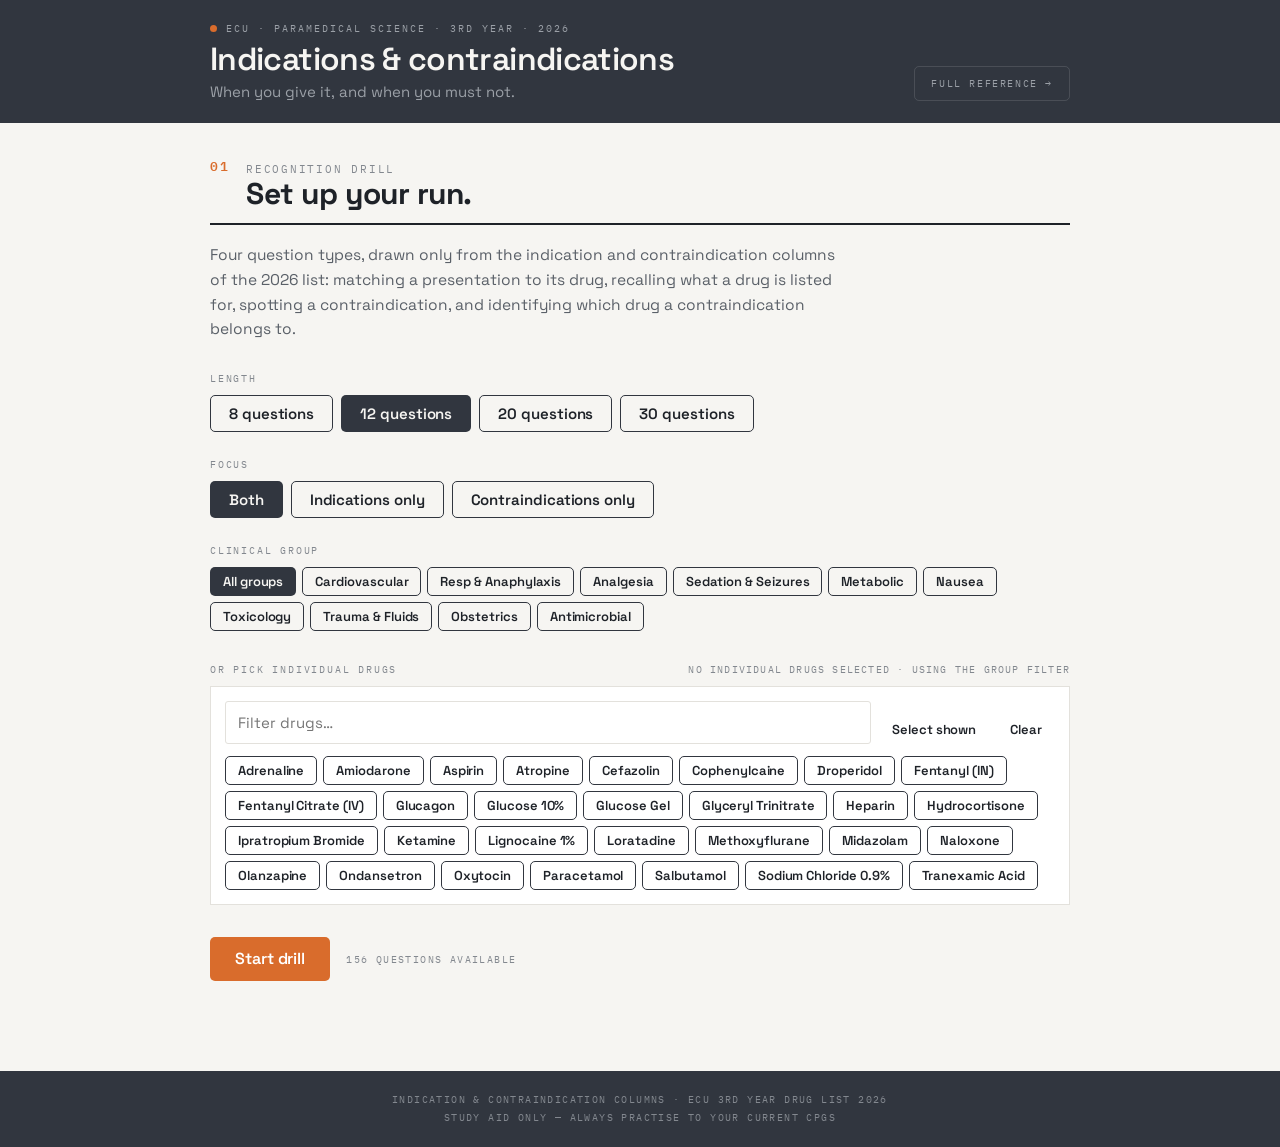
<file: index.html>
<!DOCTYPE html>
<html lang="en">
<head>
<meta charset="utf-8">
<meta name="viewport" content="width=device-width, initial-scale=1">
<title>Indications &amp; contraindications — ECU Paramedical Science</title>
<link rel="stylesheet" href="styles.css">
</head>
<body>
<div class="page">

  <div class="topbar">
    <div class="topbar-inner">
      <div>
        <div class="eyebrow">
          <span class="eyebrow-dot"></span>
          <span>ECU · Paramedical Science · 3rd Year · 2026</span>
        </div>
        <div class="page-title">Indications &amp; contraindications</div>
        <div class="page-subtitle">When you give it, and when you must not.</div>
      </div>
      <a class="reference-link" href="reference.html">Full reference →</a>
    </div>
  </div>

  <div class="content" id="app"></div>

  <div class="footer">
    Indication &amp; contraindication columns · ECU 3rd Year Drug List 2026<br>
    Study aid only — always practise to your current CPGs
  </div>

</div>
<script type="module" src="quiz.js"></script>
</body>
</html>
</file>
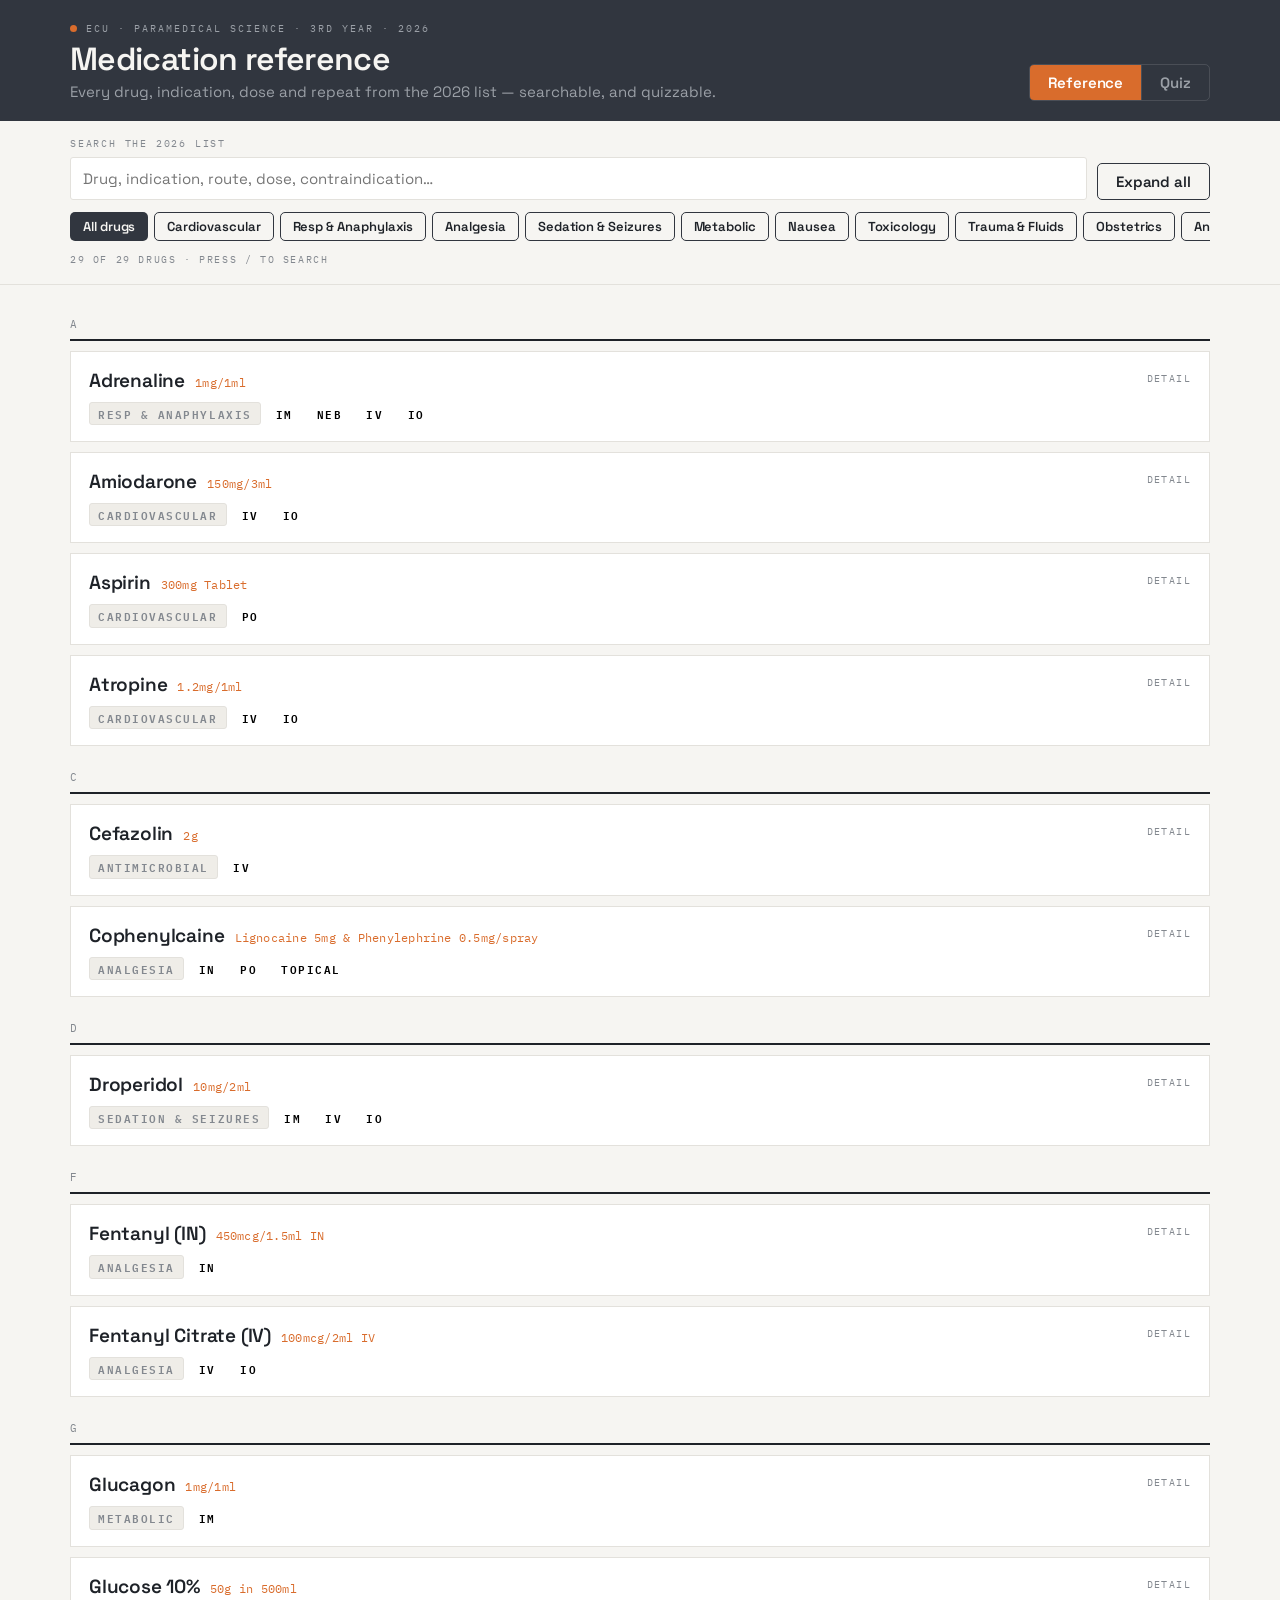
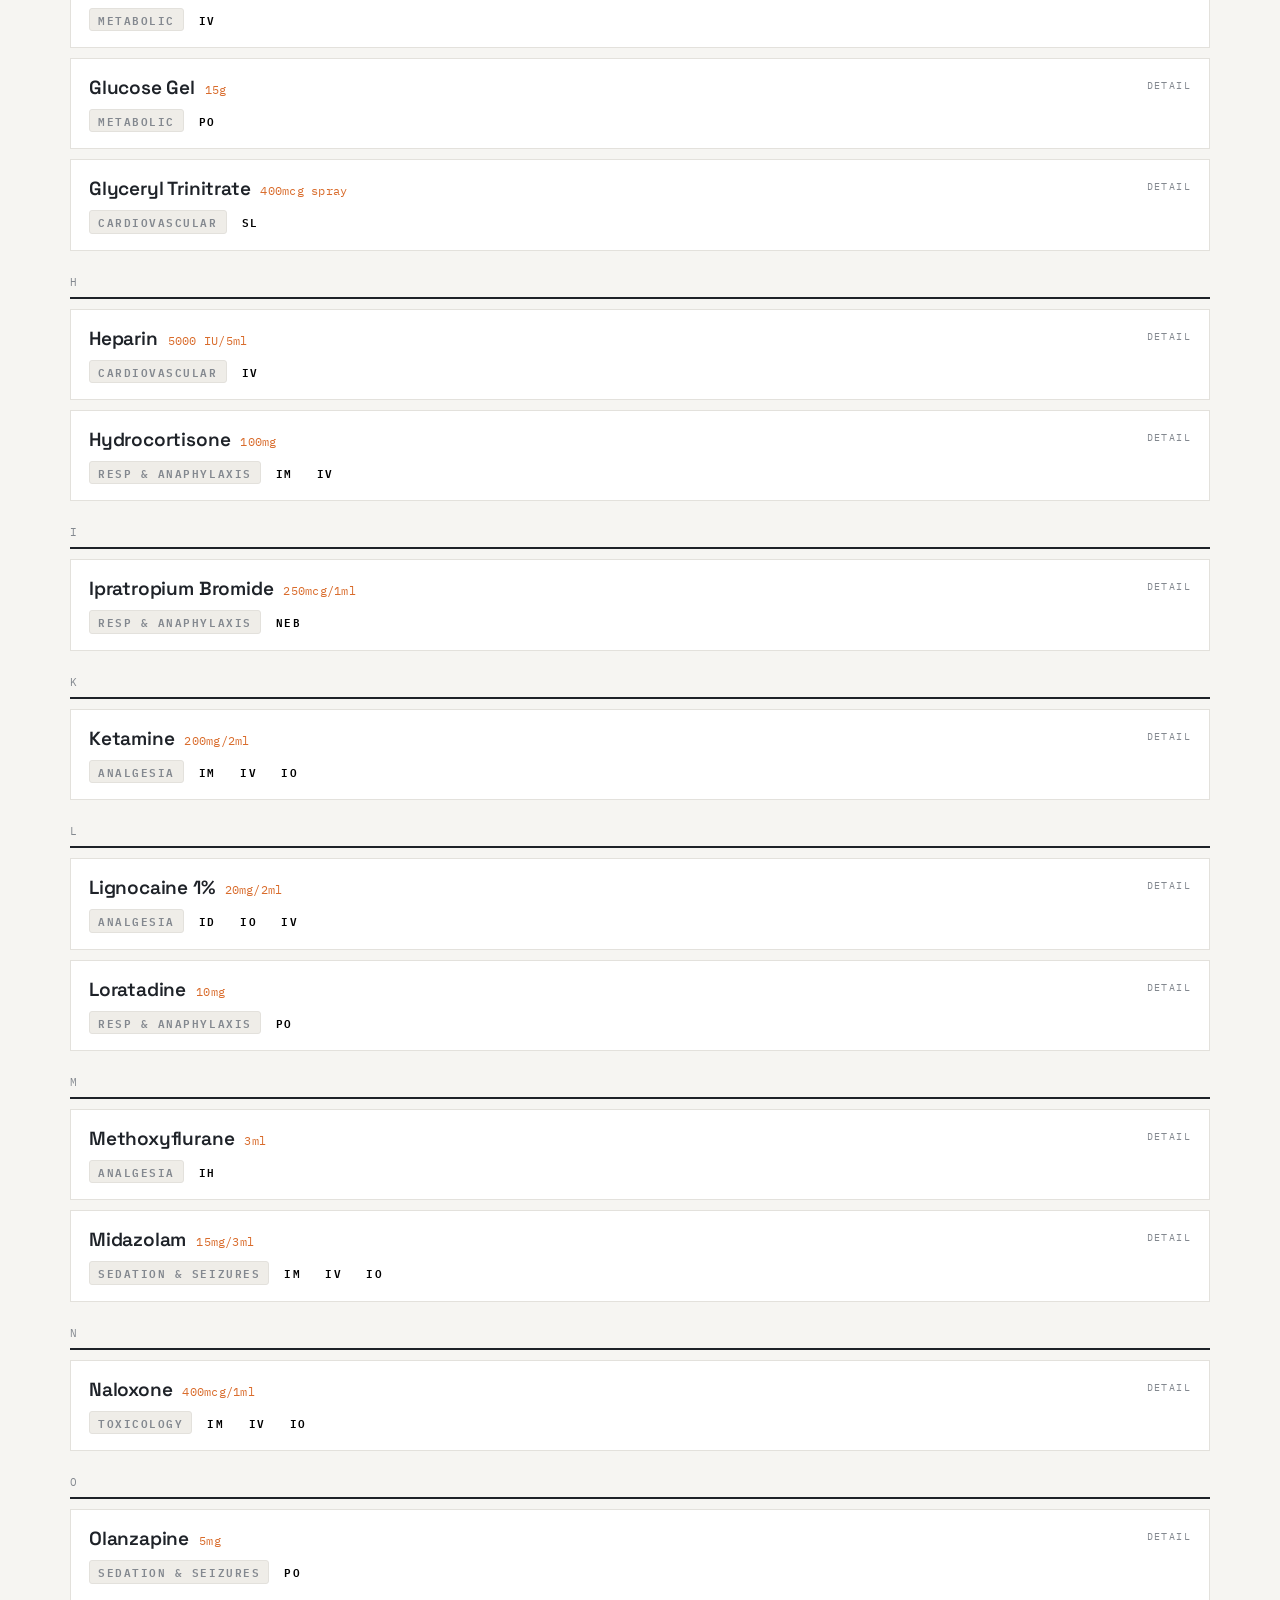
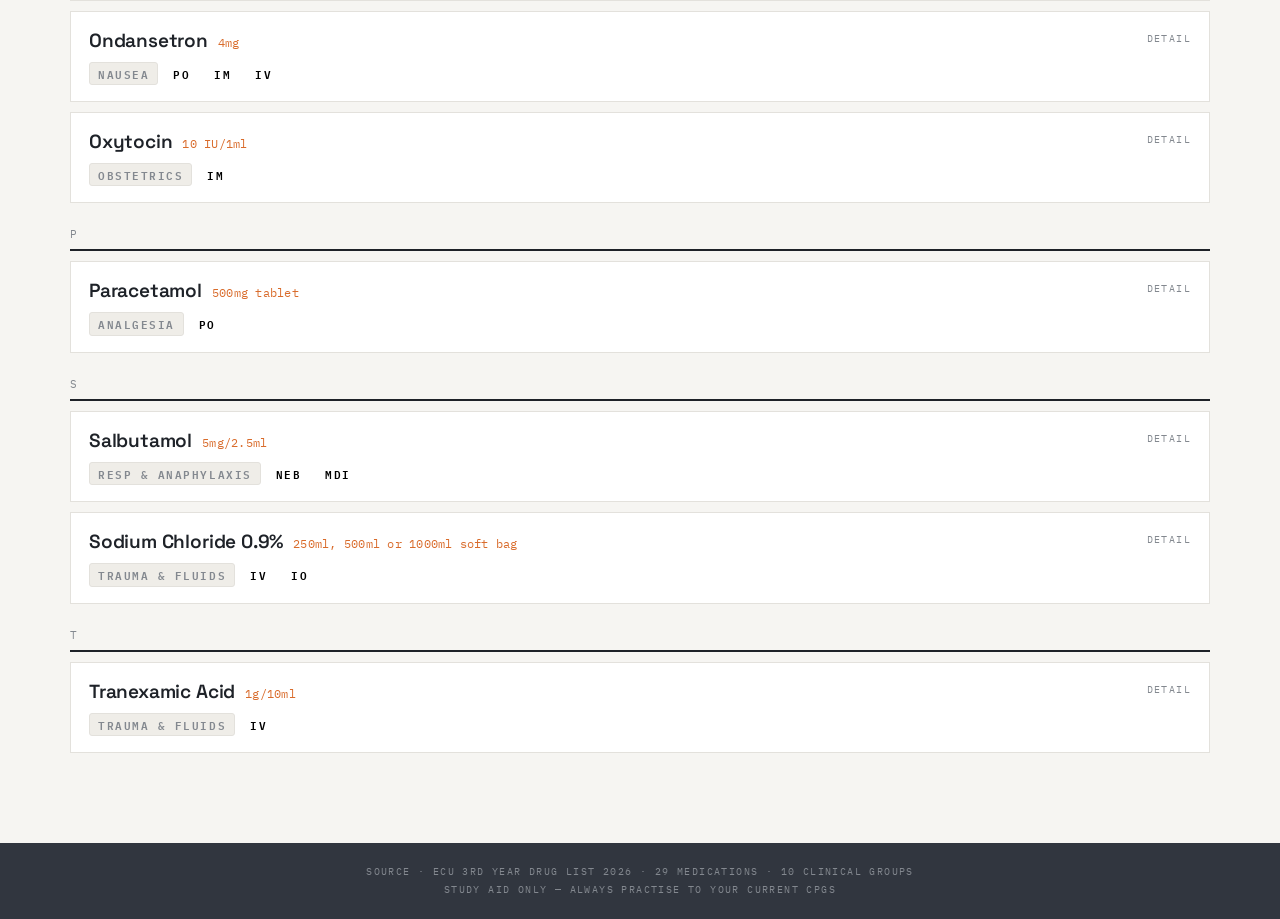
<file: reference.html>
<!DOCTYPE html>
<html lang="en">
<head>
<meta charset="utf-8">
<meta name="viewport" content="width=device-width, initial-scale=1">
<title>Medication reference — ECU Paramedical Science</title>
<link rel="stylesheet" href="styles.css">
</head>
<body>
<div class="page">

  <div class="topbar">
    <div class="mref-topbar-inner">
      <div>
        <div class="eyebrow">
          <span class="eyebrow-dot"></span>
          <span>ECU · Paramedical Science · 3rd Year · 2026</span>
        </div>
        <div class="page-title">Medication reference</div>
        <div class="page-subtitle">Every drug, indication, dose and repeat from the 2026 list — searchable, and quizzable.</div>
      </div>
      <div class="mref-view-toggle" id="view-toggle">
        <button type="button" data-view="ref">Reference</button>
        <button type="button" data-view="quiz">Quiz</button>
      </div>
    </div>
  </div>

  <div id="app"></div>

  <div class="footer">
    Source · ECU 3rd Year Drug List 2026 · 29 medications · 10 clinical groups<br>
    Study aid only — always practise to your current CPGs
  </div>

</div>
<script type="module" src="reference.js"></script>
</body>
</html>
</file>
<file: styles.css>
/* Continuum Risk — design tokens (ported from the Claude Design export at
   project/_ds/continuum-risk-design-system-.../tokens/*.css). Keep in sync by
   hand; there is no build step pulling these in automatically. */
@import url("https://fonts.googleapis.com/css2?family=Space+Grotesk:wght@400;500;600;700&family=IBM+Plex+Mono:wght@400;500;600&display=swap");

:root {
  --cr-slate: #31363F;
  --cr-ink: #1E2228;
  --cr-signal: #D96C2C;
  --cr-paper: #F6F5F2;
  --cr-graphite: #83888F;
  --cr-white: #FFFFFF;

  --cr-signal-hover: #C55F22;
  --cr-signal-soft: #F1E0D3;

  --cr-slate-900: #1E2228;
  --cr-slate-800: #262B33;
  --cr-slate-700: #31363F;
  --cr-slate-600: #3E444E;
  --cr-slate-500: #4B525D;
  --cr-graphite-400: #83888F;
  --cr-graphite-300: #A6AAB0;
  --cr-graphite-200: #C9CCD0;
  --cr-line: #E3E1DC;
  --cr-line-strong: #1E2228;

  --surface-page: var(--cr-paper);
  --surface-card: var(--cr-white);
  --surface-inset: #EFEDE8;
  --surface-dark: var(--cr-slate);
  --surface-dark-elevated: var(--cr-ink);

  --text-strong: var(--cr-ink);
  --text-body: #2A2E35;
  --text-muted: var(--cr-graphite);
  --text-on-dark: var(--cr-paper);
  --text-on-dark-muted: #9BA0A7;
  --text-accent: var(--cr-signal);

  --border-subtle: var(--cr-line);
  --border-strong: var(--cr-line-strong);
  --border-on-dark: rgba(255,255,255,0.12);

  --accent: var(--cr-signal);
  --accent-hover: var(--cr-signal-hover);
  --focus-ring: var(--cr-signal);

  --link: var(--cr-signal);
  --link-hover: var(--cr-signal-hover);

  --font-display: "Space Grotesk", "Segoe UI", system-ui, sans-serif;
  --font-body: "Space Grotesk", "Segoe UI", system-ui, sans-serif;
  --font-mono: "IBM Plex Mono", ui-monospace, "SFMono-Regular", Menlo, monospace;

  --fw-regular: 400;
  --fw-medium: 500;
  --fw-semibold: 600;
  --fw-bold: 700;

  --radius-0: 0px;
  --radius-sm: 3px;
  --radius-md: 5px;
  --radius-lg: 8px;
  --radius-pill: 999px;

  --bw-hair: 1px;
  --bw-rule: 2px;
  --border-hair: 1px solid var(--cr-line);
  --border-rule: 2px solid var(--cr-line-strong);

  --shadow-xs: 0 1px 2px rgba(30,34,40,0.06);
  --shadow-sm: 0 2px 6px rgba(30,34,40,0.08);
  --shadow-md: 0 6px 18px rgba(30,34,40,0.10);
  --shadow-lg: 0 18px 44px rgba(30,34,40,0.16);

  --ease-standard: cubic-bezier(0.2, 0, 0.1, 1);
  --ease-out: cubic-bezier(0.16, 1, 0.3, 1);
  --dur-fast: 120ms;
  --dur-base: 180ms;
  --dur-slow: 260ms;
}

* { box-sizing: border-box; }

html, body { height: 100%; margin: 0; }

body {
  background: var(--cr-paper);
  color: var(--cr-ink);
  font-family: var(--font-display);
  -webkit-font-smoothing: antialiased;
  text-wrap: pretty;
}

a { color: var(--cr-signal); text-decoration: none; }
a:hover { color: var(--cr-signal-hover); text-decoration: underline; }

button { font-family: inherit; }

::selection { background: var(--cr-signal); color: var(--cr-paper); }

@keyframes fadeUp { from { opacity: 0; transform: translateY(6px); } to { opacity: 1; transform: none; } }

/* ---- page shell ------------------------------------------------------- */

.page {
  min-height: 100vh;
  background: var(--cr-paper);
  display: flex;
  flex-direction: column;
}

.topbar {
  background: var(--cr-slate);
  color: var(--cr-paper);
}

.topbar-inner {
  max-width: 900px;
  margin: 0 auto;
  padding: 22px 20px;
  display: flex;
  flex-wrap: wrap;
  gap: 20px;
  align-items: flex-end;
  justify-content: space-between;
}

.eyebrow {
  font-family: var(--font-mono);
  font-size: 10px;
  letter-spacing: .2em;
  text-transform: uppercase;
  color: var(--text-on-dark-muted);
  display: flex;
  align-items: center;
  gap: 9px;
}

.eyebrow-dot {
  width: 7px;
  height: 7px;
  border-radius: 50%;
  background: var(--cr-signal);
  display: inline-block;
}

.page-title {
  font-size: 32px;
  font-weight: 600;
  letter-spacing: -.02em;
  margin-top: 8px;
  line-height: 1.05;
}

.page-subtitle {
  font-size: 15px;
  color: var(--text-on-dark-muted);
  margin-top: 5px;
}

.reference-link {
  font-family: var(--font-mono);
  font-size: 10px;
  letter-spacing: .16em;
  text-transform: uppercase;
  color: var(--text-on-dark-muted);
  border: 1px solid var(--border-on-dark);
  border-radius: 5px;
  padding: 10px 16px;
  white-space: nowrap;
  transition: color var(--dur-fast) var(--ease-standard), background var(--dur-fast) var(--ease-standard);
}
.reference-link:hover {
  color: var(--cr-paper);
  background: rgba(255,255,255,.06);
  text-decoration: none;
}

.content {
  flex: 1;
  max-width: 900px;
  width: 100%;
  margin: 0 auto;
  padding: 34px 20px 90px;
}

.footer {
  background: var(--cr-slate);
  color: var(--text-muted);
  padding: 20px;
  font-family: var(--font-mono);
  font-size: 10px;
  letter-spacing: .14em;
  text-transform: uppercase;
  text-align: center;
  line-height: 1.8;
}

/* ---- section header (ds: SectionHeader) -------------------------------- */

.section-header { width: 100%; }
.section-header-row { display: flex; align-items: baseline; gap: 16px; }
.section-header-number {
  font-family: var(--font-mono);
  font-weight: 600;
  font-size: 13px;
  letter-spacing: .16em;
  color: var(--cr-signal);
  transform: translateY(-2px);
}
.section-header-body { display: flex; flex-direction: column; gap: 2px; flex: 1; }
.section-header-kicker {
  font-family: var(--font-mono);
  font-size: 11px;
  letter-spacing: .16em;
  text-transform: uppercase;
  color: var(--text-muted);
}
.section-header-title {
  margin: 0;
  font-family: var(--font-display);
  font-weight: 700;
  font-size: 30px;
  letter-spacing: -.015em;
  line-height: 1.05;
  color: var(--text-strong);
}
.section-header-rule { height: 2px; background: var(--cr-line-strong); margin-top: 14px; }

.lead {
  font-size: 15.5px;
  color: #5A6068;
  line-height: 1.6;
  margin: 18px 0 30px;
  max-width: 64ch;
}

/* ---- labels ------------------------------------------------------------ */

.field-label {
  font-family: var(--font-mono);
  font-size: 10px;
  letter-spacing: .18em;
  text-transform: uppercase;
  color: #83888F;
  margin-bottom: 10px;
}

.chip-row { display: flex; gap: 8px; flex-wrap: wrap; margin-bottom: 26px; }
.chip-row.tight { gap: 6px; margin-bottom: 32px; }

/* ---- button (ds: Button) ------------------------------------------------ */

.btn {
  display: inline-flex;
  align-items: center;
  justify-content: center;
  font-family: var(--font-display);
  font-weight: 600;
  line-height: 1;
  letter-spacing: -.005em;
  border-radius: var(--radius-md);
  cursor: pointer;
  transition: background var(--dur-fast) var(--ease-standard), transform var(--dur-fast) var(--ease-standard);
  border: 1px solid transparent;
}
.btn:active { transform: translateY(1px); }
.btn:disabled { opacity: .45; cursor: not-allowed; transform: none; }

.btn-sm { padding: 7px 12px; font-size: 13px; gap: 6px; }
.btn-md { padding: 10px 18px; font-size: 15px; gap: 8px; }
.btn-lg { padding: 13px 24px; font-size: 16px; gap: 9px; }

.btn-primary { background: var(--cr-slate); color: var(--cr-paper); border-color: transparent; }
.btn-primary:hover:not(:disabled) { background: var(--cr-ink); }

.btn-accent { background: var(--cr-signal); color: #fff; border-color: transparent; }
.btn-accent:hover:not(:disabled) { background: var(--cr-signal-hover); }

.btn-danger { background: var(--cr-signal); color: #fff; border-color: transparent; }
.btn-danger:hover:not(:disabled) { background: var(--cr-signal-hover); }

.btn-secondary { background: transparent; color: var(--text-strong); border-color: var(--cr-slate); }
.btn-secondary:hover:not(:disabled) { background: rgba(49,54,63,0.06); }

.btn-ghost { background: transparent; color: var(--text-strong); border-color: transparent; }
.btn-ghost:hover:not(:disabled) { background: rgba(49,54,63,0.06); }

/* ---- badge (ds: Badge) -------------------------------------------------- */

.badge {
  display: inline-flex;
  align-items: center;
  gap: 6px;
  font-family: var(--font-mono);
  font-weight: 600;
  font-size: 11px;
  letter-spacing: .14em;
  text-transform: uppercase;
  border-radius: var(--radius-sm);
  padding: 3px 8px;
  line-height: 1.4;
  white-space: nowrap;
  border: 1px solid transparent;
}
.badge-neutral { background: var(--surface-inset); color: var(--text-muted); border-color: var(--cr-line); }
.badge-slate { background: var(--cr-slate); color: var(--cr-paper); }
.badge-signal { background: var(--cr-signal); color: #fff; }

/* ---- input (ds: Input) -------------------------------------------------- */

.field-wrap { display: flex; flex-direction: column; gap: 7px; }
.input-shell {
  display: flex;
  align-items: center;
  gap: 8px;
  background: var(--cr-white);
  border: 1px solid var(--cr-line);
  border-radius: var(--radius-sm);
  padding: 0 12px;
  transition: border-color var(--dur-fast) var(--ease-standard), box-shadow var(--dur-fast) var(--ease-standard);
}
.input-shell:focus-within {
  border-color: var(--cr-slate);
  box-shadow: 0 0 0 3px rgba(217,108,44,0.18);
}
.input-shell input {
  flex: 1;
  border: none;
  outline: none;
  background: transparent;
  font-family: var(--font-body);
  font-size: 15px;
  color: var(--text-strong);
  padding: 11px 0;
}

/* ---- metric (ds: Metric) ------------------------------------------------ */

.metric { display: flex; flex-direction: column; gap: 6px; }
.metric-label {
  font-family: var(--font-mono);
  font-size: 11px;
  letter-spacing: .16em;
  text-transform: uppercase;
  color: var(--text-muted);
}
.metric-value {
  font-family: var(--font-mono);
  font-weight: 500;
  font-size: 34px;
  letter-spacing: -.01em;
  line-height: 1;
  color: var(--cr-ink);
}

/* ---- setup screen -------------------------------------------------------- */

.picker-panel {
  border: 1px solid var(--cr-line);
  background: var(--cr-white);
  padding: 14px;
  margin-bottom: 32px;
}
.picker-controls { display: flex; gap: 8px; align-items: flex-end; margin-bottom: 12px; }
.picker-controls .field-wrap { flex: 1; min-width: 0; }
.picker-list { display: flex; gap: 6px; flex-wrap: wrap; max-height: 210px; overflow-y: auto; }

.picker-heading-row {
  display: flex;
  align-items: baseline;
  justify-content: space-between;
  gap: 12px;
  flex-wrap: wrap;
  margin-bottom: 10px;
}
.pick-line {
  font-family: var(--font-mono);
  font-size: 10px;
  letter-spacing: .12em;
  text-transform: uppercase;
}

.start-row { display: flex; gap: 16px; align-items: center; flex-wrap: wrap; }
.pool-line {
  font-family: var(--font-mono);
  font-size: 10px;
  letter-spacing: .14em;
  text-transform: uppercase;
  color: #83888F;
}
.too-narrow { margin-top: 16px; font-size: 14px; color: var(--cr-signal-hover); line-height: 1.5; }

/* ---- run screen ----------------------------------------------------------- */

.run-topline {
  display: flex;
  justify-content: space-between;
  align-items: center;
  font-family: var(--font-mono);
  font-size: 10px;
  letter-spacing: .18em;
  text-transform: uppercase;
  color: #83888F;
}
.run-topline .score { color: var(--cr-slate); }

.progress-track { height: 3px; background: var(--cr-line); margin: 10px 0 30px; }
.progress-fill { height: 3px; background: var(--cr-signal); transition: width 220ms cubic-bezier(.2,0,.1,1); }

.kind-row { display: flex; align-items: center; gap: 10px; margin-bottom: 12px; }
.group-label {
  font-family: var(--font-mono);
  font-size: 10px;
  letter-spacing: .16em;
  text-transform: uppercase;
  color: #83888F;
}

.stem {
  font-size: 24px;
  font-weight: 600;
  line-height: 1.32;
  letter-spacing: -.01em;
  color: var(--cr-ink);
  max-width: 60ch;
}

.sub-callout {
  margin-top: 14px;
  border-left: 3px solid var(--cr-signal);
  background: #FCF6F1;
  padding: 14px 16px;
}
.sub-callout-label {
  font-family: var(--font-mono);
  font-size: 9px;
  letter-spacing: .18em;
  text-transform: uppercase;
  color: var(--cr-signal-hover);
  margin-bottom: 8px;
}
.sub-callout-lines { display: flex; flex-direction: column; gap: 6px; }
.sub-callout-lines div { font-size: 15px; line-height: 1.5; color: var(--cr-ink); }

.options { display: flex; flex-direction: column; gap: 8px; margin-top: 26px; }
.option {
  display: flex;
  gap: 14px;
  align-items: flex-start;
  text-align: left;
  padding: 15px 17px;
  border: 1px solid var(--cr-line);
  background: var(--cr-white);
  border-radius: 5px;
  cursor: pointer;
  transition: border-color 140ms cubic-bezier(.2,0,.1,1), background 140ms cubic-bezier(.2,0,.1,1);
  width: 100%;
  font-family: inherit;
}
.option:hover:not(:disabled) { border-color: var(--cr-slate); }
.option:disabled { cursor: default; }
.option-mark {
  font-family: var(--font-mono);
  font-size: 11px;
  letter-spacing: .1em;
  color: #83888F;
  padding-top: 3px;
  flex: none;
  min-width: 20px;
}
.option-text { font-size: 15.5px; line-height: 1.5; color: var(--cr-ink); }

.option.is-correct { background: oklch(0.96 0.03 150); border-color: oklch(0.5 0.11 150); }
.option.is-correct .option-mark { color: oklch(0.5 0.11 150); }
.option.is-wrong { background: #FCF1EB; border-color: var(--cr-signal); }
.option.is-wrong .option-mark { color: var(--cr-signal-hover); }
.option.is-muted .option-text { color: var(--text-on-dark-muted); }
.option.is-muted { border-color: #EDEBE6; }

.answer-panel { margin-top: 24px; animation: fadeUp 180ms cubic-bezier(.2,0,.1,1); }
.answer-panel-inner { border-top: 2px solid var(--cr-ink); padding-top: 16px; }
.verdict {
  font-family: var(--font-mono);
  font-size: 10px;
  letter-spacing: .18em;
  text-transform: uppercase;
  margin-bottom: 10px;
}
.verdict.correct { color: oklch(0.5 0.11 150); }
.verdict.incorrect { color: var(--cr-signal-hover); }
.explain { font-size: 14.5px; line-height: 1.6; color: var(--cr-slate); max-width: 70ch; }
.next-row { margin-top: 20px; }

/* ---- done screen ---------------------------------------------------------- */

.metric-row { display: flex; gap: 12px; flex-wrap: wrap; margin: 24px 0 8px; }
.metric-row > div { flex: 1; min-width: 170px; }

.review-heading {
  font-family: var(--font-mono);
  font-size: 10px;
  letter-spacing: .18em;
  text-transform: uppercase;
  color: #83888F;
  margin-bottom: 12px;
  margin-top: 30px;
}
.review-list { display: flex; flex-direction: column; gap: 10px; }
.review-card { background: var(--cr-white); border: 1px solid var(--cr-line); padding: 16px 17px; }
.review-kind {
  font-family: var(--font-mono);
  font-size: 9px;
  letter-spacing: .16em;
  text-transform: uppercase;
  color: #83888F;
  margin-bottom: 8px;
}
.review-stem { font-size: 15px; font-weight: 500; line-height: 1.45; color: var(--cr-ink); }
.review-answers { margin-top: 12px; display: flex; flex-direction: column; gap: 6px; }
.review-answers div { font-size: 14px; line-height: 1.45; }
.review-you { color: var(--cr-signal-hover); }
.review-correct { color: oklch(0.5 0.11 150); }
.review-answers span.tag { font-family: var(--font-mono); font-size: 10px; letter-spacing: .14em; }

.done-actions { display: flex; gap: 10px; margin-top: 30px; flex-wrap: wrap; }

/* ---- utility -------------------------------------------------------------- */

.visually-hidden {
  position: absolute; width: 1px; height: 1px; overflow: hidden;
  clip: rect(0 0 0 0); white-space: nowrap;
}

/* =========================================================================
   Medication reference page (reference.html / reference.js) — ported from
   project/ECU Drug Study.dc.html. Namespaced "mref-" to avoid clashing with
   the quiz page's classes above, even where the visual intent overlaps.
   ========================================================================= */

.mref-topbar-inner {
  max-width: 1180px;
  margin: 0 auto;
  padding: 22px 20px 20px;
  display: flex;
  flex-wrap: wrap;
  gap: 20px;
  align-items: flex-end;
  justify-content: space-between;
}

.mref-view-toggle {
  display: flex;
  gap: 0;
  border: 1px solid var(--border-on-dark);
  border-radius: var(--radius-md);
  overflow: hidden;
}
.mref-view-toggle button {
  padding: 10px 18px;
  border: 0;
  cursor: pointer;
  font-family: var(--font-display);
  font-weight: 600;
  font-size: 15px;
  line-height: 1;
  letter-spacing: -.005em;
  background: transparent;
  color: var(--text-on-dark-muted);
  transition: background var(--dur-fast) var(--ease-standard);
}
.mref-view-toggle button + button { border-left: 1px solid var(--border-on-dark); }
.mref-view-toggle button.active { background: var(--cr-signal); color: #fff; }

.mref-search-bar {
  position: sticky;
  top: 0;
  z-index: 8;
  background: var(--cr-paper);
  border-bottom: 1px solid var(--cr-line);
}
.mref-search-inner { max-width: 1180px; margin: 0 auto; padding: 16px 20px 12px; }
.mref-search-row { display: flex; gap: 10px; align-items: flex-end; }
.mref-search-row .field-wrap { flex: 1; min-width: 0; }
.mref-search-row .field-none { flex: none; }
.mref-chip-scroll { display: flex; gap: 6px; overflow-x: auto; padding: 12px 0 4px; scrollbar-width: thin; }
.mref-chip-scroll > * { flex: none; white-space: nowrap; }
.mref-count-line {
  font-family: var(--font-mono);
  font-size: 10px;
  letter-spacing: .16em;
  text-transform: uppercase;
  color: var(--text-muted);
  padding: 8px 0 6px;
}

.mref-body { max-width: 1180px; margin: 0 auto; padding: 18px 20px 80px; }

.mref-letter {
  font-family: var(--font-mono);
  font-size: 11px;
  letter-spacing: .2em;
  color: #83888F;
  padding: 14px 0 8px;
  border-bottom: 2px solid var(--cr-ink);
  margin-bottom: 10px;
}

.mref-card { background: var(--cr-white); border: 1px solid var(--cr-line); margin-bottom: 10px; }
.mref-card-toggle {
  width: 100%;
  display: flex;
  gap: 16px;
  align-items: flex-start;
  text-align: left;
  background: transparent;
  border: 0;
  padding: 16px 18px;
  cursor: pointer;
  font-family: inherit;
}
.mref-card-toggle:hover { background: #FAF9F7; }
.mref-card-name-row { display: flex; align-items: baseline; gap: 10px; flex-wrap: wrap; }
.mref-card-name { font-size: 19px; font-weight: 600; letter-spacing: -.01em; color: var(--cr-ink); }
.mref-card-pack { font-family: var(--font-mono); font-size: 12px; color: var(--cr-signal); letter-spacing: .02em; }
.mref-card-badges { display: flex; gap: 6px; flex-wrap: wrap; margin-top: 9px; }
.mref-toggle-label {
  font-family: var(--font-mono);
  font-size: 10px;
  letter-spacing: .14em;
  text-transform: uppercase;
  padding-top: 4px;
  white-space: nowrap;
}
.mref-toggle-label.open { color: var(--cr-signal); }
.mref-toggle-label.closed { color: #83888F; }

.mref-detail { border-top: 1px solid var(--cr-line); padding: 20px 18px; animation: fadeUp 180ms cubic-bezier(.2,0,.1,1); }
.mref-also {
  font-family: var(--font-mono);
  font-size: 10px;
  letter-spacing: .12em;
  text-transform: uppercase;
  color: #83888F;
  margin-bottom: 16px;
}

.mref-ci-box { border-left: 3px solid var(--cr-signal); background: #FCF6F1; padding: 14px 16px; margin-bottom: 22px; }
.mref-ci-box-label {
  font-family: var(--font-mono);
  font-size: 10px;
  letter-spacing: .18em;
  text-transform: uppercase;
  color: var(--cr-signal-hover);
  margin-bottom: 10px;
}
.mref-ci-list { display: flex; flex-direction: column; gap: 8px; }
.mref-ci-item { display: flex; gap: 10px; align-items: flex-start; }
.mref-ci-dot { width: 5px; height: 5px; border-radius: 50%; background: var(--cr-signal); margin-top: 8px; flex: none; }
.mref-ci-text { font-size: 14.5px; line-height: 1.5; color: var(--cr-ink); }

.mref-rows { display: flex; flex-direction: column; gap: 10px; }
.mref-row-hdr {
  font-family: var(--font-mono);
  font-size: 10px;
  letter-spacing: .16em;
  text-transform: uppercase;
  color: var(--cr-slate);
  background: var(--surface-inset);
  padding: 8px 12px;
}
.mref-row-body { border: 1px solid var(--cr-line); }
.mref-row-ind { padding: 13px 14px; background: #FAF9F7; border-bottom: 1px solid var(--cr-line); }
.mref-micro-label {
  font-family: var(--font-mono);
  font-size: 9px;
  letter-spacing: .18em;
  text-transform: uppercase;
  color: #83888F;
  margin-bottom: 7px;
}
.mref-row-ind-line { font-size: 14.5px; line-height: 1.5; color: var(--cr-ink); }
.mref-fields-grid { display: grid; grid-template-columns: repeat(auto-fit, minmax(158px, 1fr)); }
.mref-field-cell { padding: 12px 14px; border-top: 1px solid #F0EEEA; border-left: 1px solid #F0EEEA; }
.mref-field-line { font-family: var(--font-mono); line-height: 1.45; }

.mref-empty { padding: 70px 20px; text-align: center; color: #83888F; }
.mref-empty-kicker { font-family: var(--font-mono); font-size: 11px; letter-spacing: .18em; text-transform: uppercase; }
.mref-empty-body { font-size: 15px; margin-top: 8px; }

/* ---- reference-page quiz (its own, broader 7-type quiz) ---------------- */

.mrefq-body { max-width: 820px; margin: 0 auto; padding: 32px 20px 90px; }
.mrefq-kicker { font-family: var(--font-mono); font-size: 11px; letter-spacing: .2em; text-transform: uppercase; color: var(--cr-signal); }
.mrefq-h1 { font-size: 28px; font-weight: 600; letter-spacing: -.02em; margin: 8px 0 6px; border-bottom: 2px solid var(--cr-ink); padding-bottom: 14px; }
.mrefq-lead { font-size: 15px; color: #83888F; line-height: 1.55; margin: 16px 0 28px; }
.mrefq-label {
  font-family: var(--font-mono);
  font-size: 10px;
  letter-spacing: .18em;
  text-transform: uppercase;
  color: #83888F;
  margin-bottom: 9px;
}
.mrefq-row { display: flex; gap: 6px; flex-wrap: wrap; }
.mrefq-row.len { margin-bottom: 24px; }
.mrefq-row.scope { margin-bottom: 30px; }
.mrefq-row > * { white-space: nowrap; }

.mrefq-run-top { display: flex; justify-content: space-between; align-items: center; font-family: var(--font-mono); font-size: 10px; letter-spacing: .18em; text-transform: uppercase; color: #83888F; }
.mrefq-run-top .score { color: var(--cr-slate); }
.mrefq-progress-track { height: 3px; background: var(--cr-line); margin: 10px 0 26px; }
.mrefq-progress-fill { height: 3px; background: var(--cr-signal); transition: width 220ms cubic-bezier(.2,0,.1,1); }
.mrefq-kind { font-family: var(--font-mono); font-size: 10px; letter-spacing: .18em; text-transform: uppercase; color: var(--cr-signal); margin-bottom: 10px; }
.mrefq-stem { font-size: 23px; font-weight: 600; line-height: 1.35; letter-spacing: -.01em; color: var(--cr-ink); }
.mrefq-sub { font-size: 14.5px; line-height: 1.55; color: #83888F; margin-top: 10px; border-left: 2px solid var(--cr-line); padding-left: 12px; }

.mrefq-options { display: flex; flex-direction: column; gap: 8px; margin-top: 26px; }
.mrefq-option {
  display: flex; gap: 14px; align-items: flex-start; text-align: left;
  padding: 14px 16px; border: 1px solid var(--cr-line); background: var(--cr-white);
  border-radius: 5px; cursor: pointer; transition: all 140ms cubic-bezier(.2,0,.1,1);
  width: 100%; font-family: inherit;
}
.mrefq-option:disabled { cursor: default; }
.mrefq-option-mark { font-family: var(--font-mono); font-size: 11px; letter-spacing: .1em; color: #83888F; padding-top: 2px; flex: none; min-width: 18px; }
.mrefq-option-text { font-size: 15px; line-height: 1.5; color: var(--cr-ink); }
.mrefq-option.is-correct { background: oklch(0.96 0.03 150); border-color: oklch(0.55 0.11 150); }
.mrefq-option.is-correct .mrefq-option-mark { color: oklch(0.55 0.11 150); }
.mrefq-option.is-wrong { background: #FCF1EB; border-color: var(--cr-signal); }
.mrefq-option.is-wrong .mrefq-option-mark { color: var(--cr-signal-hover); }
.mrefq-option.is-muted .mrefq-option-text { color: #9AA0A8; }

.mrefq-answered-row { margin-top: 24px; display: flex; gap: 16px; align-items: center; flex-wrap: wrap; animation: fadeUp 180ms cubic-bezier(.2,0,.1,1); }
.mrefq-verdict { font-family: var(--font-mono); font-size: 10px; letter-spacing: .14em; text-transform: uppercase; }
.mrefq-source { margin-top: 16px; font-family: var(--font-mono); font-size: 11px; letter-spacing: .06em; color: #83888F; line-height: 1.6; }

.mrefq-result-row { display: flex; align-items: baseline; gap: 16px; margin: 10px 0 0; border-bottom: 2px solid var(--cr-ink); padding-bottom: 16px; flex-wrap: wrap; }
.mrefq-result-score { font-family: var(--font-mono); font-size: 56px; font-weight: 600; letter-spacing: -.03em; color: var(--cr-ink); line-height: 1; }
.mrefq-result-line { font-family: var(--font-mono); font-size: 15px; letter-spacing: .14em; text-transform: uppercase; color: #83888F; }

.mrefq-review-heading { font-family: var(--font-mono); font-size: 10px; letter-spacing: .18em; text-transform: uppercase; color: #83888F; margin-bottom: 12px; margin-top: 28px; }
.mrefq-review-list { display: flex; flex-direction: column; gap: 10px; }
.mrefq-review-card { background: var(--cr-white); border: 1px solid var(--cr-line); padding: 15px 16px; }
.mrefq-review-kind { font-family: var(--font-mono); font-size: 9px; letter-spacing: .16em; text-transform: uppercase; color: #83888F; margin-bottom: 7px; }
.mrefq-review-stem { font-size: 15px; font-weight: 500; line-height: 1.45; color: var(--cr-ink); }
.mrefq-review-answers { margin-top: 11px; display: flex; flex-direction: column; gap: 5px; }
.mrefq-review-answers div { font-size: 14px; line-height: 1.45; }
.mrefq-review-you { color: var(--cr-signal-hover); }
.mrefq-review-correct { color: oklch(0.52 0.11 150); }
.mrefq-review-answers span.tag { font-family: var(--font-mono); font-size: 10px; letter-spacing: .14em; }

.mrefq-actions { display: flex; gap: 10px; margin-top: 30px; flex-wrap: wrap; }
</file>
